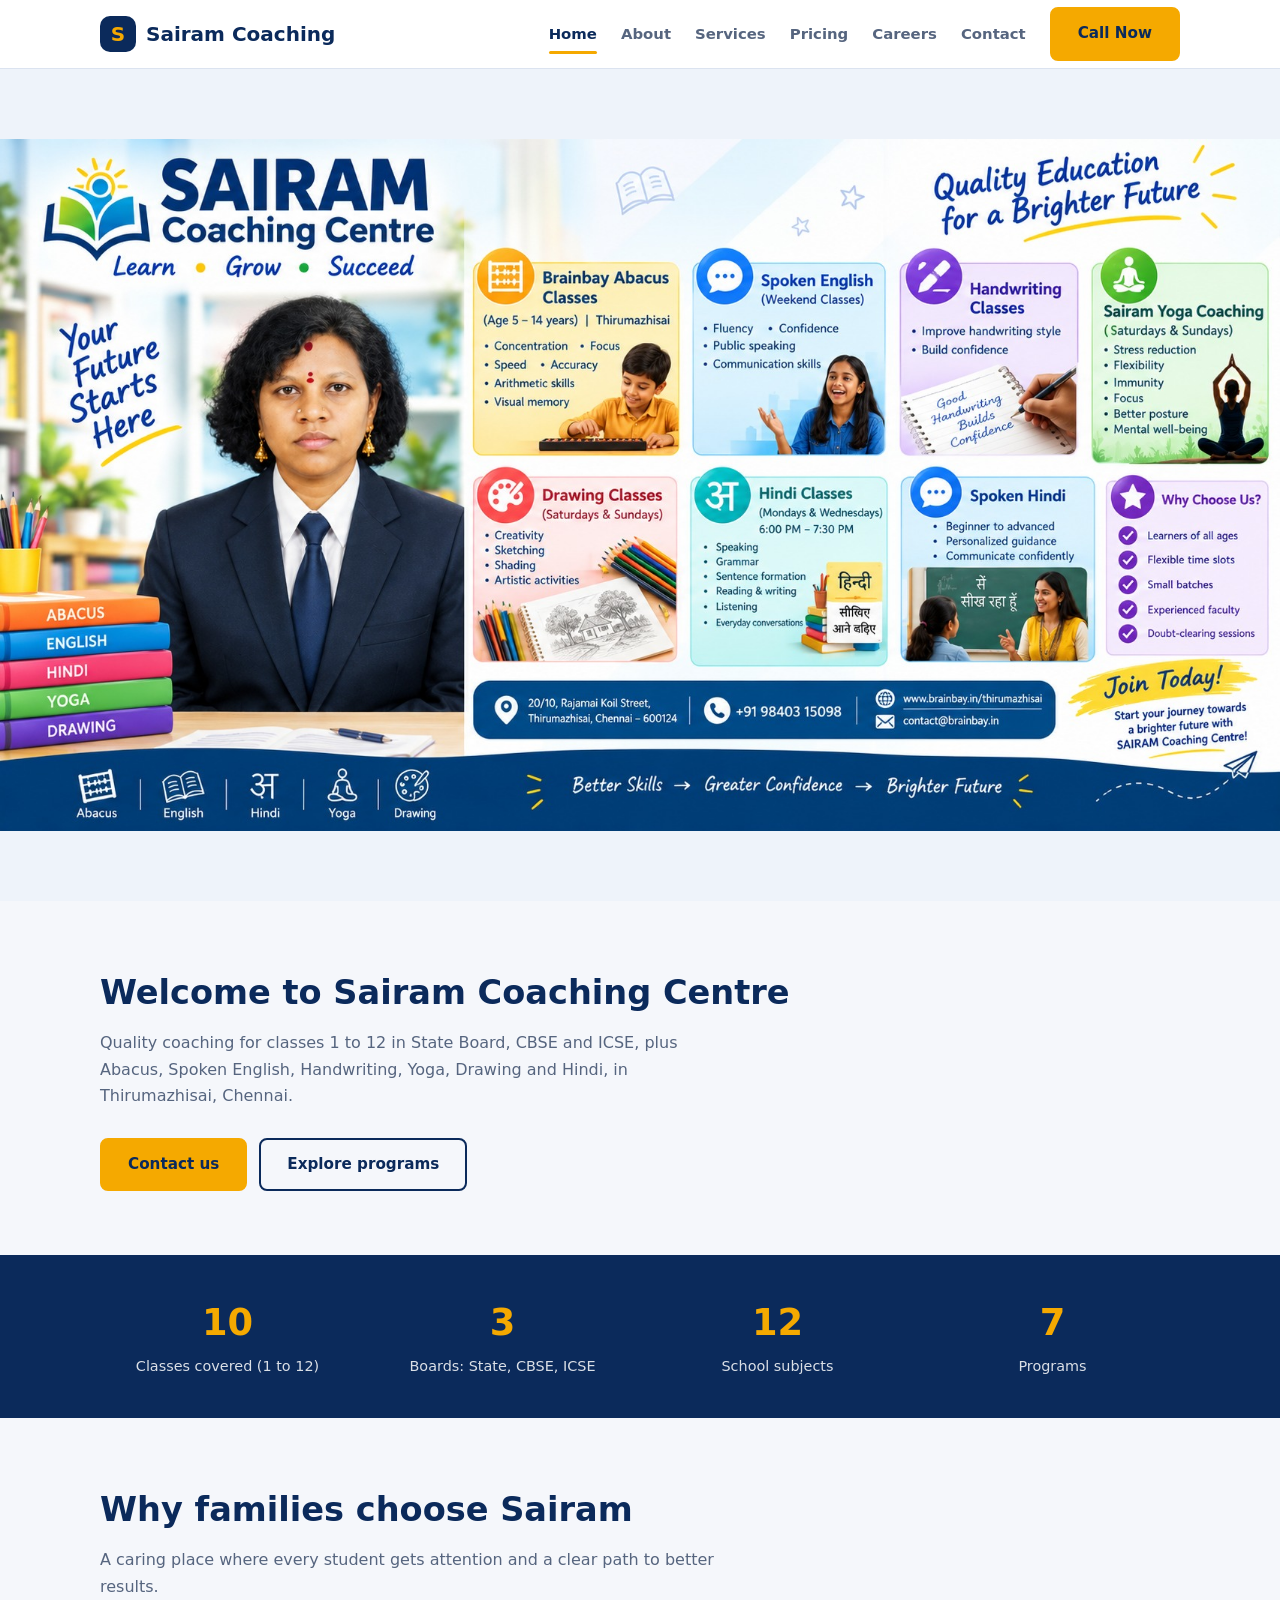
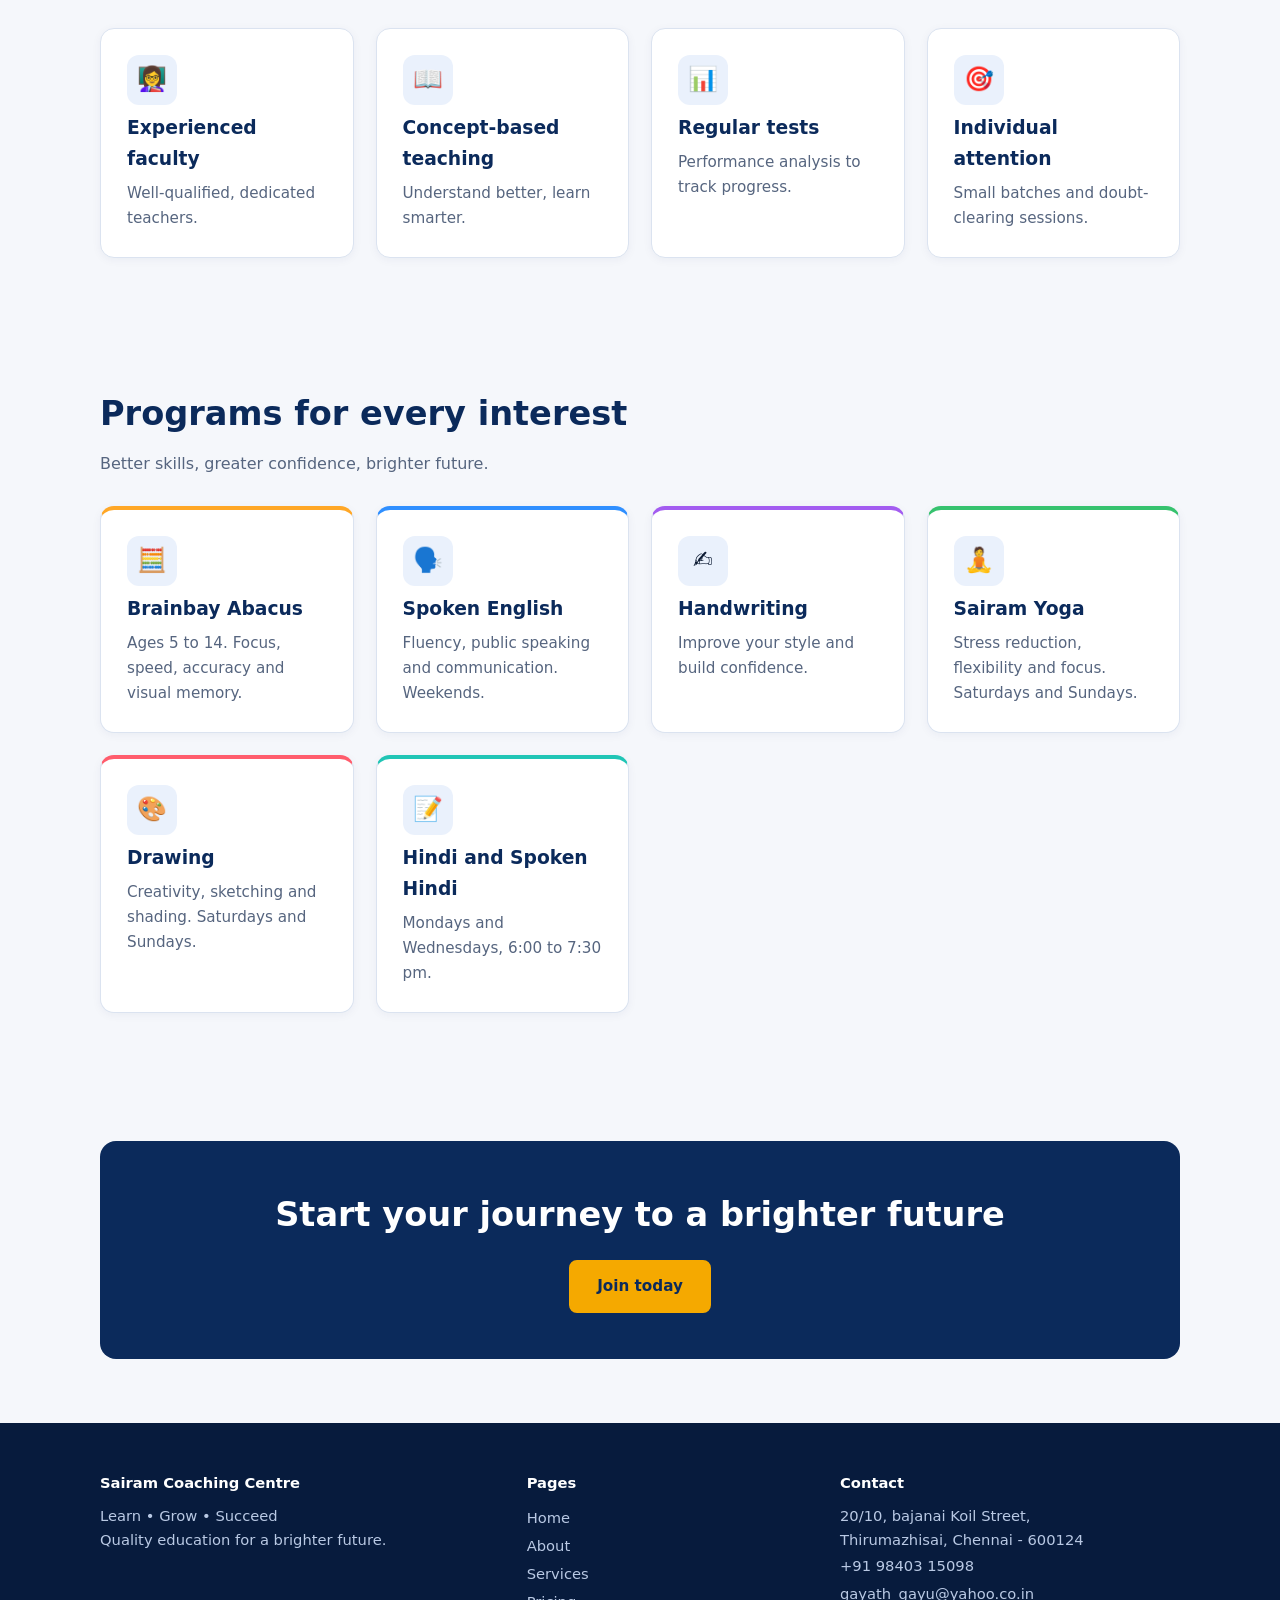
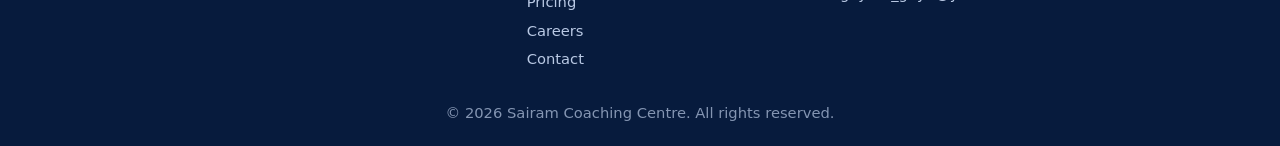
<file: index.html>
<!DOCTYPE html><html lang="en"><head><meta charset="utf-8"><meta name="viewport" content="width=device-width,initial-scale=1"><meta name="theme-color" content="#050d21"><title>Home | Sairam Coaching Centre, Thirumazhisai</title><meta name="description" content="Sairam Coaching Centre, Thirumazhisai, Chennai: coaching for classes 1 to 12 (State Board, CBSE, ICSE), abacus, spoken English, handwriting, yoga, drawing and Hindi."><link rel="stylesheet" href="style.css"></head><body>
<section class="poster"><img src="poster.jpg" alt="Sairam Coaching Centre: Abacus, Spoken English, Handwriting, Yoga, Drawing, Hindi and Spoken Hindi classes. Call +91 98403 15098" fetchpriority="high"></section>
<section><div class="c"><h2>Welcome to Sairam Coaching Centre</h2><p class="sub">Quality coaching for classes 1 to 12 in State Board, CBSE and ICSE, plus Abacus, Spoken English, Handwriting, Yoga, Drawing and Hindi, in Thirumazhisai, Chennai.</p><div class="b"><a class="btn g" href="contact.html">Contact us</a><a class="btn o" href="services.html">Explore programs</a></div></div></section>
<div class="stats"><div class="c"><div><b data-n="12">12</b><span>Classes covered (1 to 12)</span></div><div><b data-n="3">3</b><span>Boards: State, CBSE, ICSE</span></div><div><b data-n="14">14</b><span>School subjects</span></div><div><b data-n="8">8</b><span>Programs</span></div></div></div>
<section><div class="c"><h2>Why families choose Sairam</h2><p class="sub">A caring place where every student gets attention and a clear path to better results.</p><div class="g3"><div class="card"><div class="ic">👩‍🏫</div><h3>Experienced faculty</h3><p>Well-qualified, dedicated teachers.</p></div><div class="card"><div class="ic">📖</div><h3>Concept-based teaching</h3><p>Understand better, learn smarter.</p></div><div class="card"><div class="ic">📊</div><h3>Regular tests</h3><p>Performance analysis to track progress.</p></div><div class="card"><div class="ic">🎯</div><h3>Individual attention</h3><p>Small batches and doubt-clearing sessions.</p></div></div></div></section>
<section><div class="c"><h2>Programs for every interest</h2><p class="sub">Better skills, greater confidence, brighter future.</p><div class="g3">
<div class="card pc" style="--c:#ffa726"><div class="ic">🧮</div><h3>Brainbay Abacus</h3><p>Ages 5 to 14. Focus, speed, accuracy and visual memory.</p></div>
<div class="card pc" style="--c:#2f8fff"><div class="ic">🗣️</div><h3>Spoken English</h3><p>Fluency, public speaking and communication. Weekends.</p></div>
<div class="card pc" style="--c:#a35cf0"><div class="ic">✍️</div><h3>Handwriting</h3><p>Improve your style and build confidence.</p></div>
<div class="card pc" style="--c:#36c26e"><div class="ic">🧘</div><h3>Sairam Yoga</h3><p>Stress reduction, flexibility and focus. Saturdays and Sundays.</p></div>
<div class="card pc" style="--c:#ff5c6c"><div class="ic">🎨</div><h3>Drawing</h3><p>Creativity, sketching and shading. Saturdays and Sundays.</p></div>
<div class="card pc" style="--c:#20c5b5"><div class="ic">📝</div><h3><a href="service-detail.html">Hindi and Spoken Hindi</a></h3><p>Mondays and Wednesdays, 6:00 to 7:30 pm.</p></div></div></div></section>
<section><div class="c"><div class="cta"><h2>Start your journey to a brighter future</h2><a class="btn" href="contact.html">Join today</a></div></div></section>
<script src="main.js"></script></body></html>
</file>
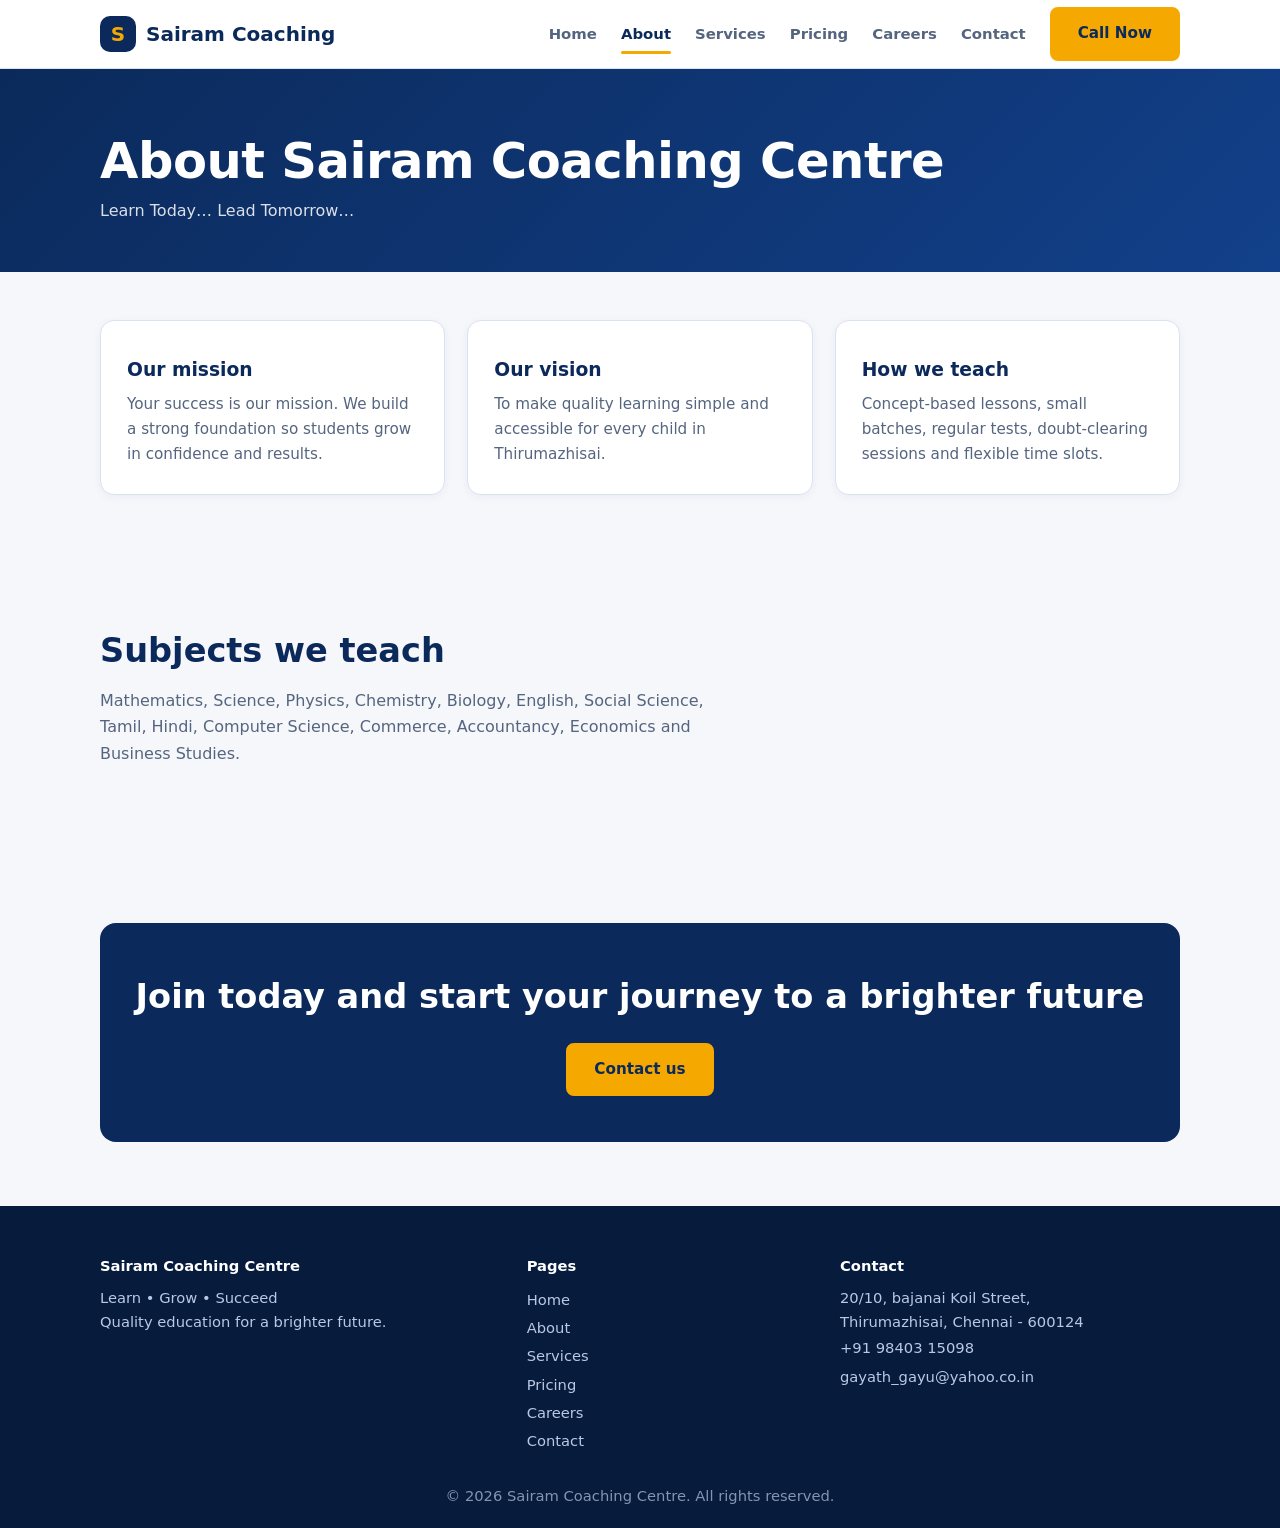
<file: about.html>
<!DOCTYPE html><html lang="en"><head><meta charset="utf-8"><meta name="viewport" content="width=device-width,initial-scale=1"><title>About | Sairam Coaching Centre, Thirumazhisai</title><meta name="description" content="Sairam Coaching Centre, Thirumazhisai, Chennai: coaching for classes 1 to 12 (State Board, CBSE, ICSE), abacus, yoga, Hindi, drawing and weekend classes."><link rel="stylesheet" href="style.css"></head><body><div class="pg"><div class="c"><h1>About Sairam Coaching Centre</h1><p>Learn Today… Lead Tomorrow…</p></div></div><section><div class="c g3"><div class="card"><h3>Our mission</h3><p>Your success is our mission. We build a strong foundation so students grow in confidence and results.</p></div><div class="card"><h3>Our vision</h3><p>To make quality learning simple and accessible for every child in Thirumazhisai.</p></div><div class="card"><h3>How we teach</h3><p>Concept-based lessons, small batches, regular tests, doubt-clearing sessions and flexible time slots.</p></div></div></section>
<section><div class="c"><h2>Subjects we teach</h2><p class="sub">Mathematics, Science, Physics, Chemistry, Biology, English, Social Science, Tamil, Hindi, Computer Science, Commerce, Accountancy, Economics and Business Studies.</p></div></section><section><div class="c"><div class="cta"><h2>Join today and start your journey to a brighter future</h2><a class="btn" href="contact.html">Contact us</a></div></div></section><script src="main.js"></script></body></html>
</file>
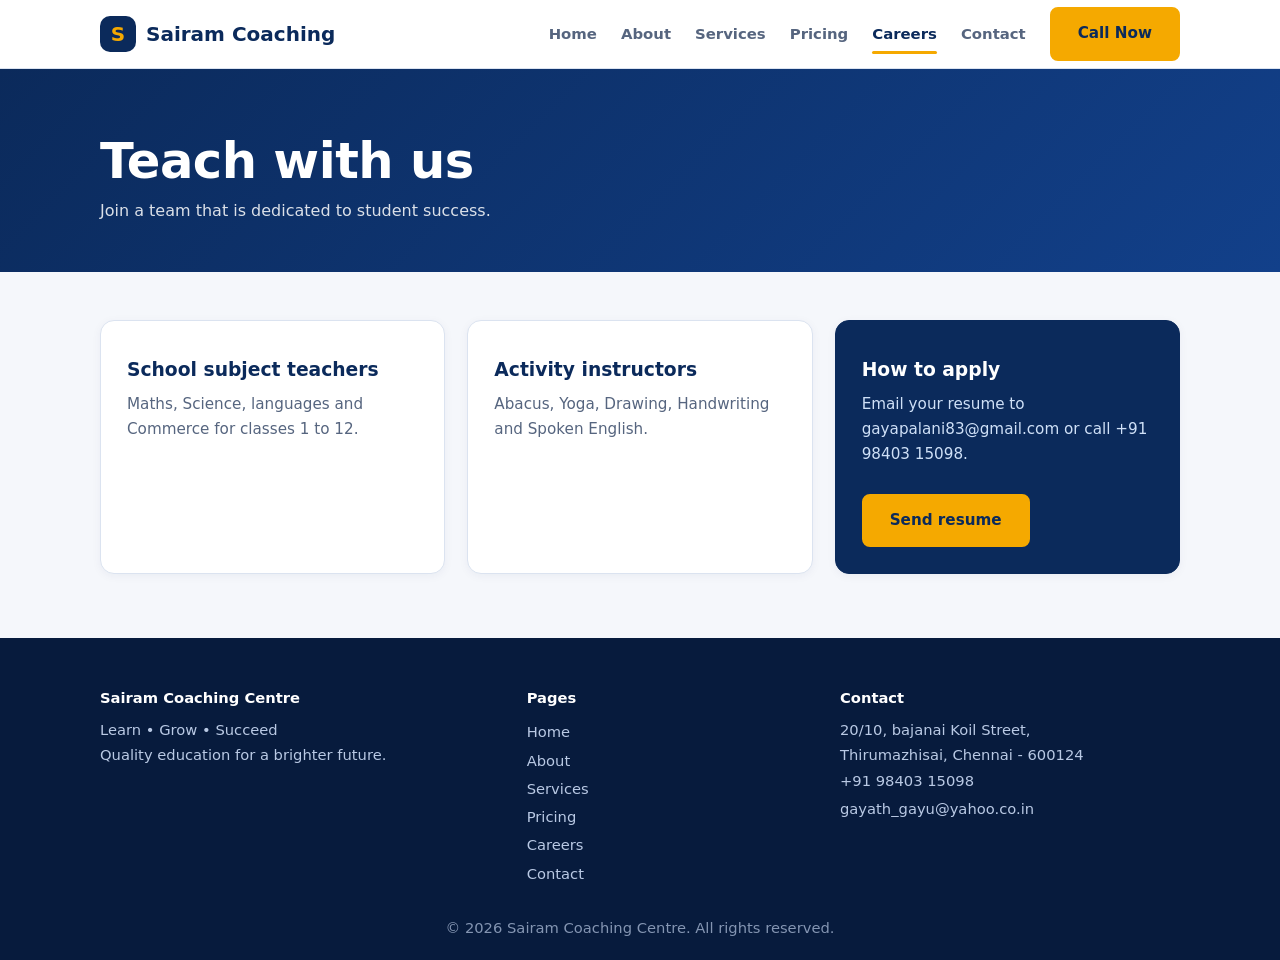
<file: careers.html>
<!DOCTYPE html><html lang="en"><head><meta charset="utf-8"><meta name="viewport" content="width=device-width,initial-scale=1"><title>Careers | Sairam Coaching Centre, Thirumazhisai</title><meta name="description" content="Sairam Coaching Centre, Thirumazhisai, Chennai: coaching for classes 1 to 12 (State Board, CBSE, ICSE), abacus, yoga, Hindi, drawing and weekend classes."><link rel="stylesheet" href="style.css"></head><body><div class="pg"><div class="c"><h1>Teach with us</h1><p>Join a team that is dedicated to student success.</p></div></div><section><div class="c g3"><div class="card"><h3>School subject teachers</h3><p>Maths, Science, languages and Commerce for classes 1 to 12.</p></div><div class="card"><h3>Activity instructors</h3><p>Abacus, Yoga, Drawing, Handwriting and Spoken English.</p></div><div class="card hl"><h3>How to apply</h3><p>Email your resume to gayapalani83@gmail.com or call +91 98403 15098.</p><br><a class="btn g" href="mailto:gayapalani83@gmail.com">Send resume</a></div></div></section><script src="main.js"></script></body></html>
</file>
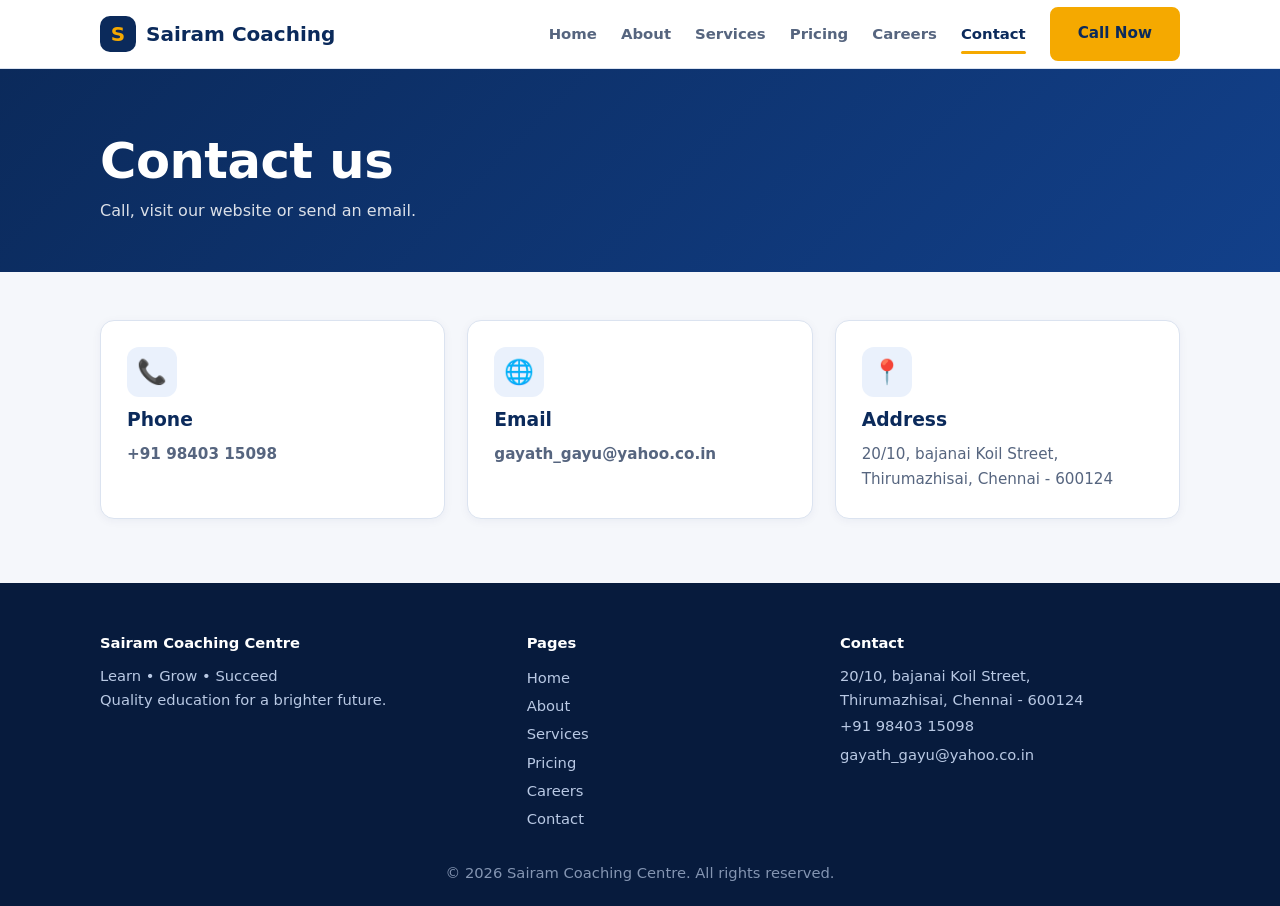
<file: contact.html>
<!DOCTYPE html><html lang="en"><head><meta charset="utf-8"><meta name="viewport" content="width=device-width,initial-scale=1"><title>Contact | Sairam Coaching Centre, Thirumazhisai</title><meta name="description" content="Sairam Coaching Centre, Thirumazhisai, Chennai: coaching for classes 1 to 12 (State Board, CBSE, ICSE), abacus, yoga, Hindi, drawing and weekend classes."><link rel="stylesheet" href="style.css"></head><body><div class="pg"><div class="c"><h1>Contact us</h1><p>Call, visit our website or send an email.</p></div></div>
<section><div class="c g3"><div class="card"><div class="ic">📞</div><h3>Phone</h3><p class="big"><a href="tel:+919840315098">+91 98403 15098</a></p></div><div class="card"><div class="ic">🌐</div><h3>Email</h3><p class="big"><a href="mailto:gayath_gayu@yahoo.co.in">gayath_gayu@yahoo.co.in</a></p></div><div class="card"><div class="ic">📍</div><h3>Address</h3><p>20/10, bajanai Koil Street,<br>Thirumazhisai, Chennai - 600124</p></div></div></section>
<script src="main.js"></script></body></html>
</file>
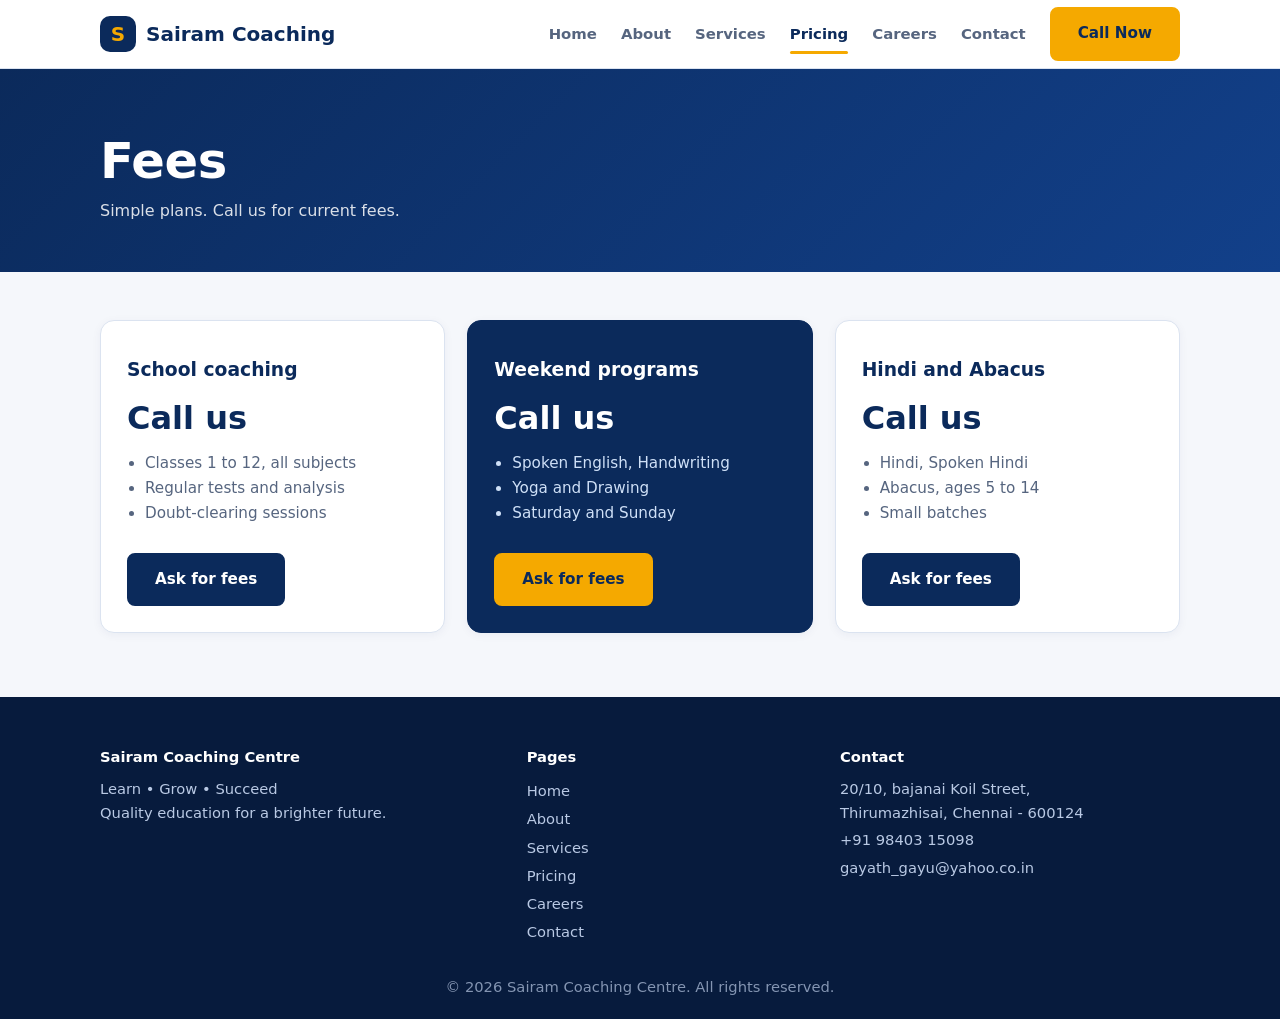
<file: pricing.html>
<!DOCTYPE html><html lang="en"><head><meta charset="utf-8"><meta name="viewport" content="width=device-width,initial-scale=1"><title>Pricing | Sairam Coaching Centre, Thirumazhisai</title><meta name="description" content="Sairam Coaching Centre, Thirumazhisai, Chennai: coaching for classes 1 to 12 (State Board, CBSE, ICSE), abacus, yoga, Hindi, drawing and weekend classes."><link rel="stylesheet" href="style.css"></head><body><div class="pg"><div class="c"><h1>Fees</h1><p>Simple plans. Call us for current fees.</p></div></div><section><div class="c g3"><div class="card"><h3>School coaching</h3><div class="price">Call us</div><ul><li>Classes 1 to 12, all subjects</li><li>Regular tests and analysis</li><li>Doubt-clearing sessions</li></ul><br><a class="btn" href="contact.html">Ask for fees</a></div><div class="card hl"><h3>Weekend programs</h3><div class="price">Call us</div><ul><li>Spoken English, Handwriting</li><li>Yoga and Drawing</li><li>Saturday and Sunday</li></ul><br><a class="btn g" href="contact.html">Ask for fees</a></div><div class="card"><h3>Hindi and Abacus</h3><div class="price">Call us</div><ul><li>Hindi, Spoken Hindi</li><li>Abacus, ages 5 to 14</li><li>Small batches</li></ul><br><a class="btn" href="contact.html">Ask for fees</a></div></div></section><script src="main.js"></script></body></html>
</file>
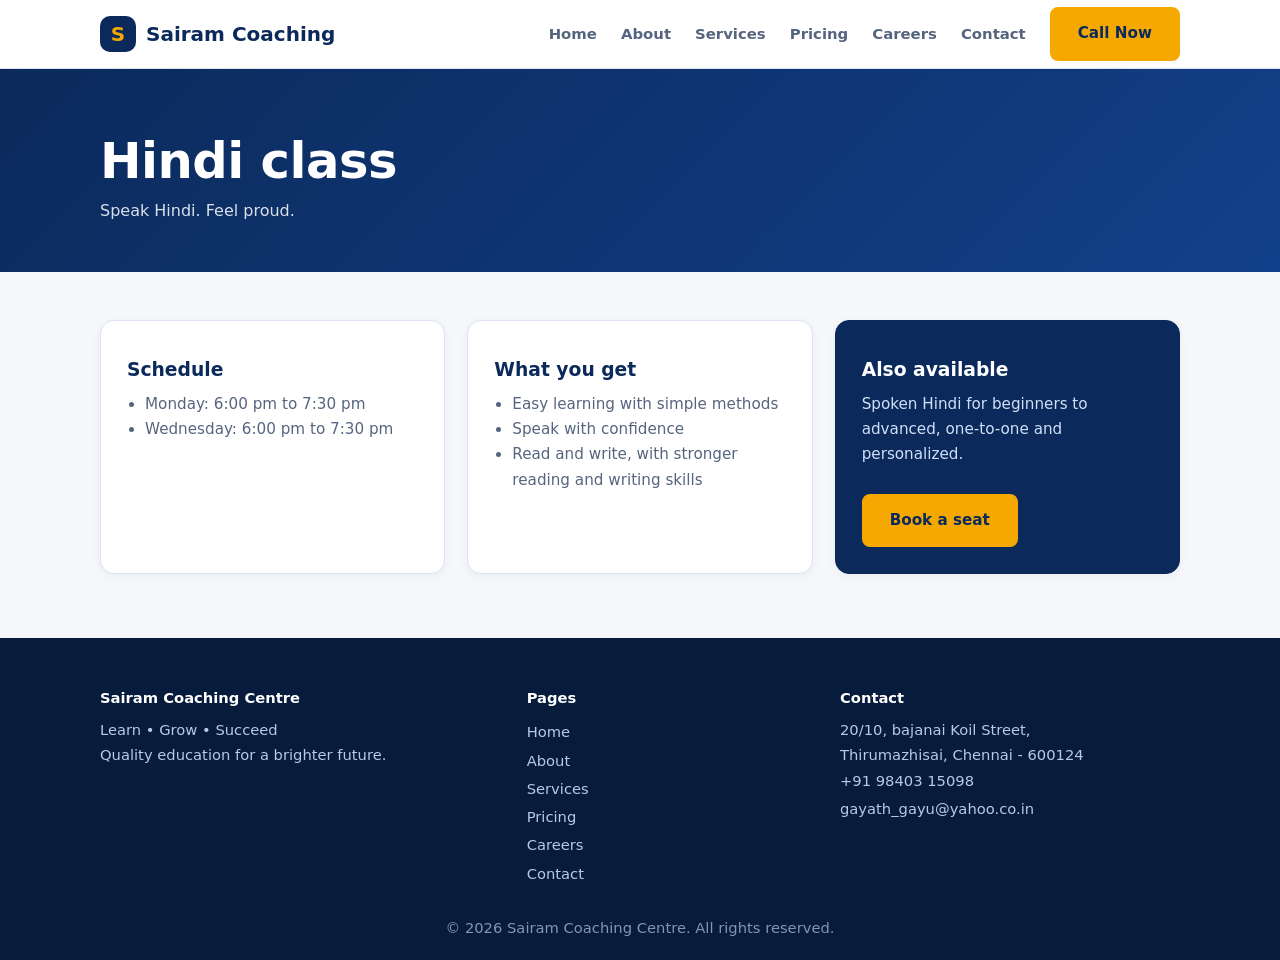
<file: service-detail.html>
<!DOCTYPE html><html lang="en"><head><meta charset="utf-8"><meta name="viewport" content="width=device-width,initial-scale=1"><title>Hindi Class | Sairam Coaching Centre, Thirumazhisai</title><meta name="description" content="Sairam Coaching Centre, Thirumazhisai, Chennai: coaching for classes 1 to 12 (State Board, CBSE, ICSE), abacus, yoga, Hindi, drawing and weekend classes."><link rel="stylesheet" href="style.css"></head><body><div class="pg"><div class="c"><h1>Hindi class</h1><p>Speak Hindi. Feel proud.</p></div></div><section><div class="c g3"><div class="card"><h3>Schedule</h3><ul><li>Monday: 6:00 pm to 7:30 pm</li><li>Wednesday: 6:00 pm to 7:30 pm</li></ul></div><div class="card"><h3>What you get</h3><ul><li>Easy learning with simple methods</li><li>Speak with confidence</li><li>Read and write, with stronger reading and writing skills</li></ul></div><div class="card hl"><h3>Also available</h3><p>Spoken Hindi for beginners to advanced, one-to-one and personalized.</p><br><a class="btn g" href="contact.html">Book a seat</a></div></div></section><script src="main.js"></script></body></html>
</file>
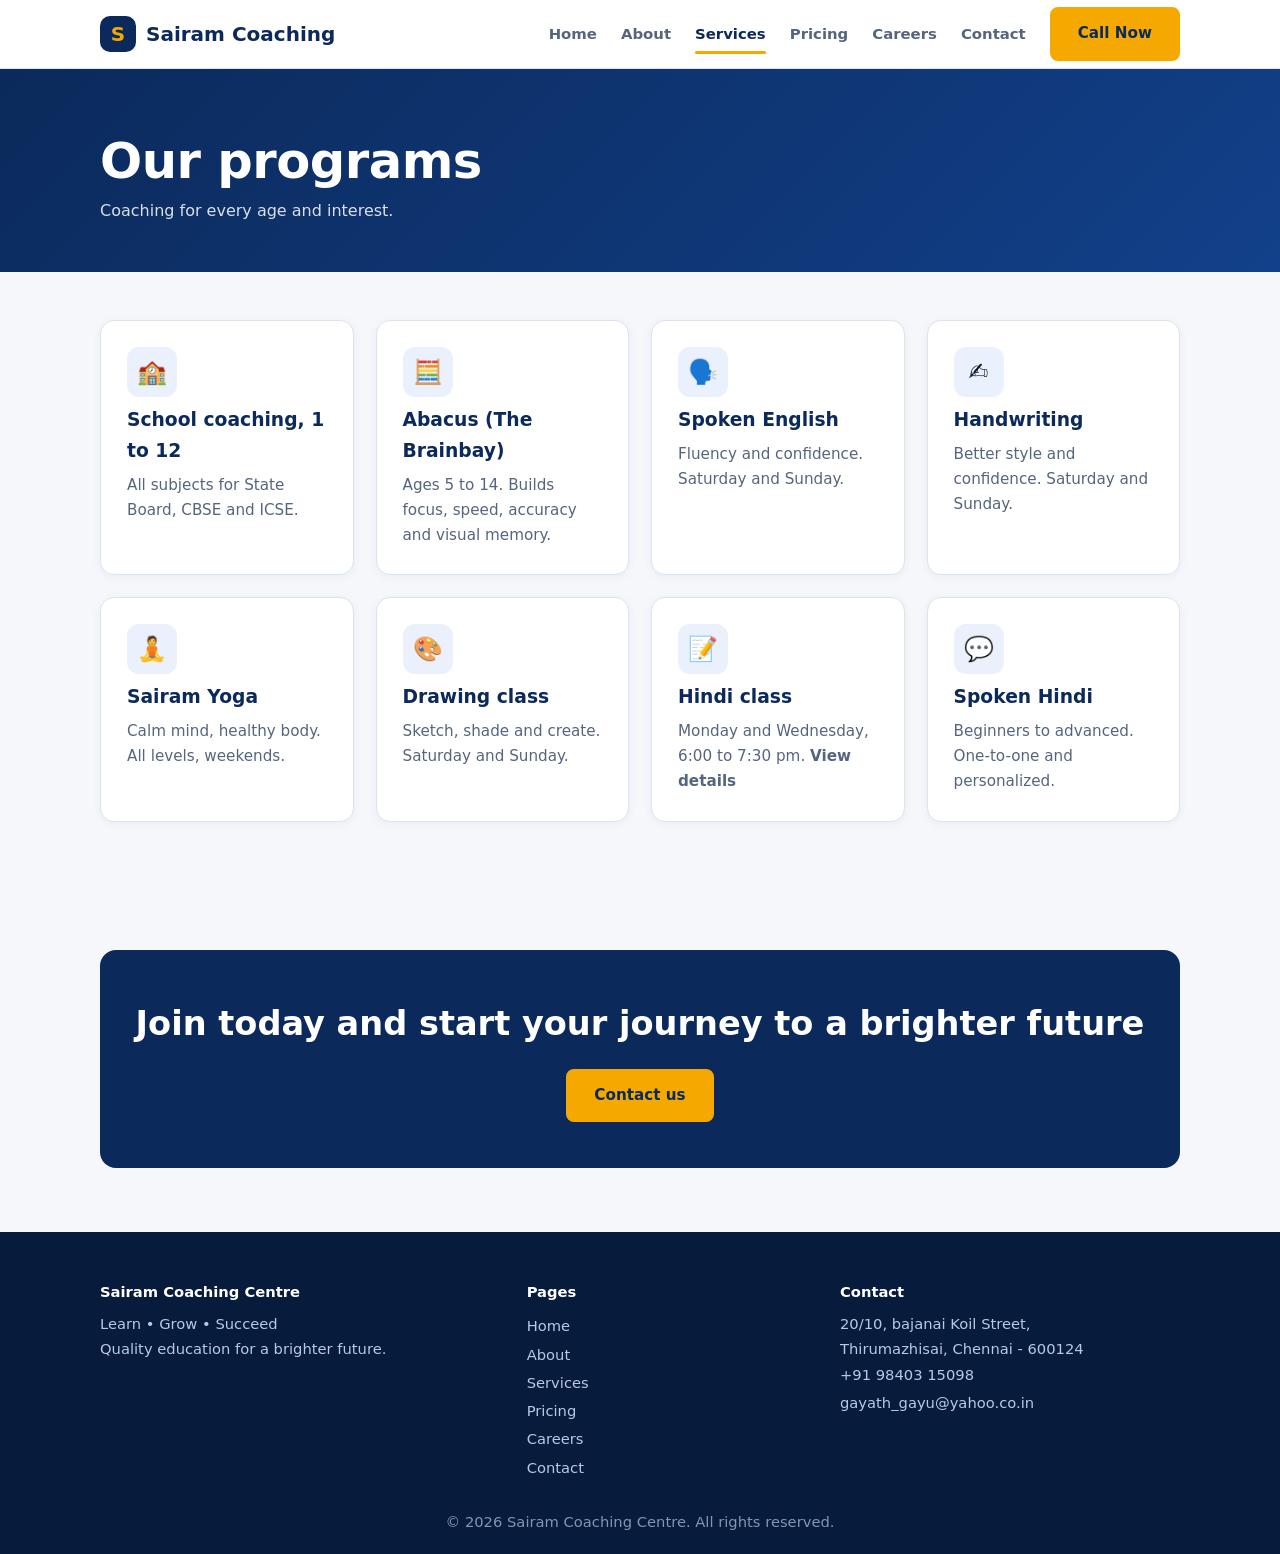
<file: services.html>
<!DOCTYPE html><html lang="en"><head><meta charset="utf-8"><meta name="viewport" content="width=device-width,initial-scale=1"><title>Services | Sairam Coaching Centre, Thirumazhisai</title><meta name="description" content="Sairam Coaching Centre, Thirumazhisai, Chennai: coaching for classes 1 to 12 (State Board, CBSE, ICSE), abacus, yoga, Hindi, drawing and weekend classes."><link rel="stylesheet" href="style.css"></head><body><div class="pg"><div class="c"><h1>Our programs</h1><p>Coaching for every age and interest.</p></div></div><section><div class="c g3"><div class="card"><div class="ic">🏫</div><h3>School coaching, 1 to 12</h3><p>All subjects for State Board, CBSE and ICSE.</p></div><div class="card"><div class="ic">🧮</div><h3>Abacus (The Brainbay)</h3><p>Ages 5 to 14. Builds focus, speed, accuracy and visual memory.</p></div><div class="card"><div class="ic">🗣️</div><h3>Spoken English</h3><p>Fluency and confidence. Saturday and Sunday.</p></div><div class="card"><div class="ic">✍️</div><h3>Handwriting</h3><p>Better style and confidence. Saturday and Sunday.</p></div><div class="card"><div class="ic">🧘</div><h3>Sairam Yoga</h3><p>Calm mind, healthy body. All levels, weekends.</p></div><div class="card"><div class="ic">🎨</div><h3>Drawing class</h3><p>Sketch, shade and create. Saturday and Sunday.</p></div><div class="card"><div class="ic">📝</div><h3><a href="service-detail.html">Hindi class</a></h3><p>Monday and Wednesday, 6:00 to 7:30 pm. <a href="service-detail.html"><b>View details</b></a></p></div><div class="card"><div class="ic">💬</div><h3>Spoken Hindi</h3><p>Beginners to advanced. One-to-one and personalized.</p></div></div></section><section><div class="c"><div class="cta"><h2>Join today and start your journey to a brighter future</h2><a class="btn" href="contact.html">Contact us</a></div></div></section><script src="main.js"></script></body></html>
</file>
<file: style.css>
:root{--navy:#0b2a5b;--blue:#1456b8;--gold:#f5a900;--bg:#f5f7fb;--ink:#0d1b33;--mute:#56657f;--line:#dbe3f0}
*{box-sizing:border-box;margin:0}html{scroll-behavior:smooth}
body{font:16px/1.65 "Segoe UI",system-ui,Arial,sans-serif;background:var(--bg);color:var(--ink)}
a{color:inherit;text-decoration:none}a:focus-visible,button:focus-visible{outline:3px solid var(--gold);outline-offset:2px}
.c{max-width:1120px;margin:auto;padding:0 20px}
header{position:sticky;top:0;z-index:20;background:#fff;border-bottom:1px solid var(--line);transition:box-shadow .3s}header.s{box-shadow:0 4px 18px #0b2a5b1a}
.nav{display:flex;align-items:center;justify-content:space-between;height:68px;gap:12px}
.logo{font-weight:800;font-size:1.25rem;color:var(--navy);display:flex;align-items:center;gap:10px}.logo i{font-style:normal;background:var(--navy);color:var(--gold);width:36px;height:36px;border-radius:10px;display:grid;place-items:center}
nav{display:flex;gap:24px;font-size:.93rem;align-items:center}nav a:not(.btn){color:var(--mute);font-weight:600;position:relative;transition:color .2s}nav a:not(.btn):hover,nav a.on{color:var(--navy)}
nav a.on:not(.btn)::after{content:"";position:absolute;left:0;right:0;bottom:-8px;height:3px;background:var(--gold);border-radius:2px}
.btn{display:inline-block;padding:12px 26px;border-radius:8px;font-weight:700;border:2px solid var(--navy);cursor:pointer;font-size:.95rem;color:#fff;background:var(--navy);transition:transform .2s,background .2s,box-shadow .2s}
.btn:hover{transform:translateY(-2px);box-shadow:0 8px 20px #0b2a5b33}.btn.g{background:var(--gold);border-color:var(--gold);color:var(--navy)}.btn.o{background:none;color:var(--navy)}.btn.o:hover{background:var(--navy);color:#fff}
#mb{display:none;background:none;border:0;font-size:1.6rem;color:var(--navy);cursor:pointer}
h1{font-size:clamp(2rem,4.6vw,3.1rem);line-height:1.15;letter-spacing:-.01em}h2{font-size:clamp(1.5rem,3vw,2.1rem);margin-bottom:10px;color:var(--navy)}
.b{display:flex;gap:12px;flex-wrap:wrap}
.poster{padding:0;background:#eef3fa;height:calc(100vh - 68px);height:calc(100svh - 68px);min-height:420px;display:flex;align-items:center;justify-content:center;animation:fade 1s ease both}
.poster img{width:100%;height:100%;object-fit:contain;display:block}
@keyframes fade{from{opacity:0}}
.stats{background:var(--navy);color:#fff;padding:38px 0}.stats .c{display:grid;grid-template-columns:repeat(4,1fr);gap:20px;text-align:center}
.stats b{font-size:2.3rem;display:block;color:var(--gold)}.stats span{opacity:.85;font-size:.9rem}
section{padding:64px 0}.sub{color:var(--mute);max-width:62ch;margin-bottom:28px}
.g3{display:grid;grid-template-columns:repeat(auto-fit,minmax(240px,1fr));gap:22px}
.card{background:#fff;border:1px solid var(--line);border-radius:14px;padding:26px;box-shadow:0 2px 10px #0b2a5b0d;transition:transform .3s,box-shadow .3s,border-color .3s}
.card:hover{box-shadow:0 14px 32px #0b2a5b1f;border-color:#b9c9e4}
.card .ic{font-size:1.5rem;width:50px;height:50px;display:grid;place-items:center;border-radius:12px;background:#eaf1fc;margin-bottom:6px}
.card h3{margin:8px 0 6px;color:var(--navy)}.card p,.card li{color:var(--mute);font-size:.95rem}.card ul{padding-left:18px}.card h3 a:hover{color:var(--blue)}
.card.hl{background:var(--navy);border-color:var(--navy)}.card.hl h3{color:#fff}.card.hl p,.card.hl li{color:#cfe0f7}.card.hl .price{color:#fff}
.pc{border-top:4px solid var(--c)}.st{color:var(--gold);letter-spacing:2px}.price{font-size:2rem;font-weight:800;margin:6px 0;color:var(--navy)}
.pg{padding:64px 0 48px;background:linear-gradient(135deg,var(--navy),#12408a);color:#fff}.pg h1{color:#fff}.pg p{opacity:.85;margin-top:8px}.pg+section{padding-top:48px}
.cta{background:var(--navy);color:#fff;border-radius:16px;padding:46px 24px;text-align:center}.cta h2{margin-bottom:18px;color:#fff}.cta .btn{background:var(--gold);border-color:var(--gold);color:var(--navy)}
.big{font-size:1.5rem;font-weight:800;color:var(--navy);word-break:break-word}.big a:hover{color:var(--blue)}
.av{width:72px;height:72px;border-radius:50%;background:var(--navy);color:var(--gold);display:grid;place-items:center;font-size:1.8rem;font-weight:800;margin-bottom:10px}
footer{background:#071b3d;color:#b9c9e4;padding:48px 0 20px;font-size:.92rem}
.fg{display:grid;grid-template-columns:1.4fr 1fr 1.2fr;gap:30px}footer h4{color:#fff;margin-bottom:8px}footer a{display:block;padding:2px 0;transition:color .2s}footer a:hover{color:var(--gold)}.cp{text-align:center;margin-top:28px;opacity:.7}
.rv{opacity:0;transform:translateY(22px);transition:opacity .7s,transform .7s,box-shadow .3s,border-color .3s}.rv.in{opacity:1;transform:none}.card.rv.in:hover{transform:translateY(-4px)}
@media(max-width:820px){.poster{height:auto;min-height:0}.poster img{height:auto}.fg{grid-template-columns:1fr}.stats .c{grid-template-columns:1fr 1fr}#mb{display:block}
nav{display:none;position:absolute;top:68px;left:0;right:0;background:#fff;flex-direction:column;padding:18px;border-bottom:1px solid var(--line)}nav.o{display:flex}}
@media(prefers-reduced-motion:reduce){*{animation:none!important;transition:none!important}.rv{opacity:1;transform:none}html{scroll-behavior:auto}}
</file>
